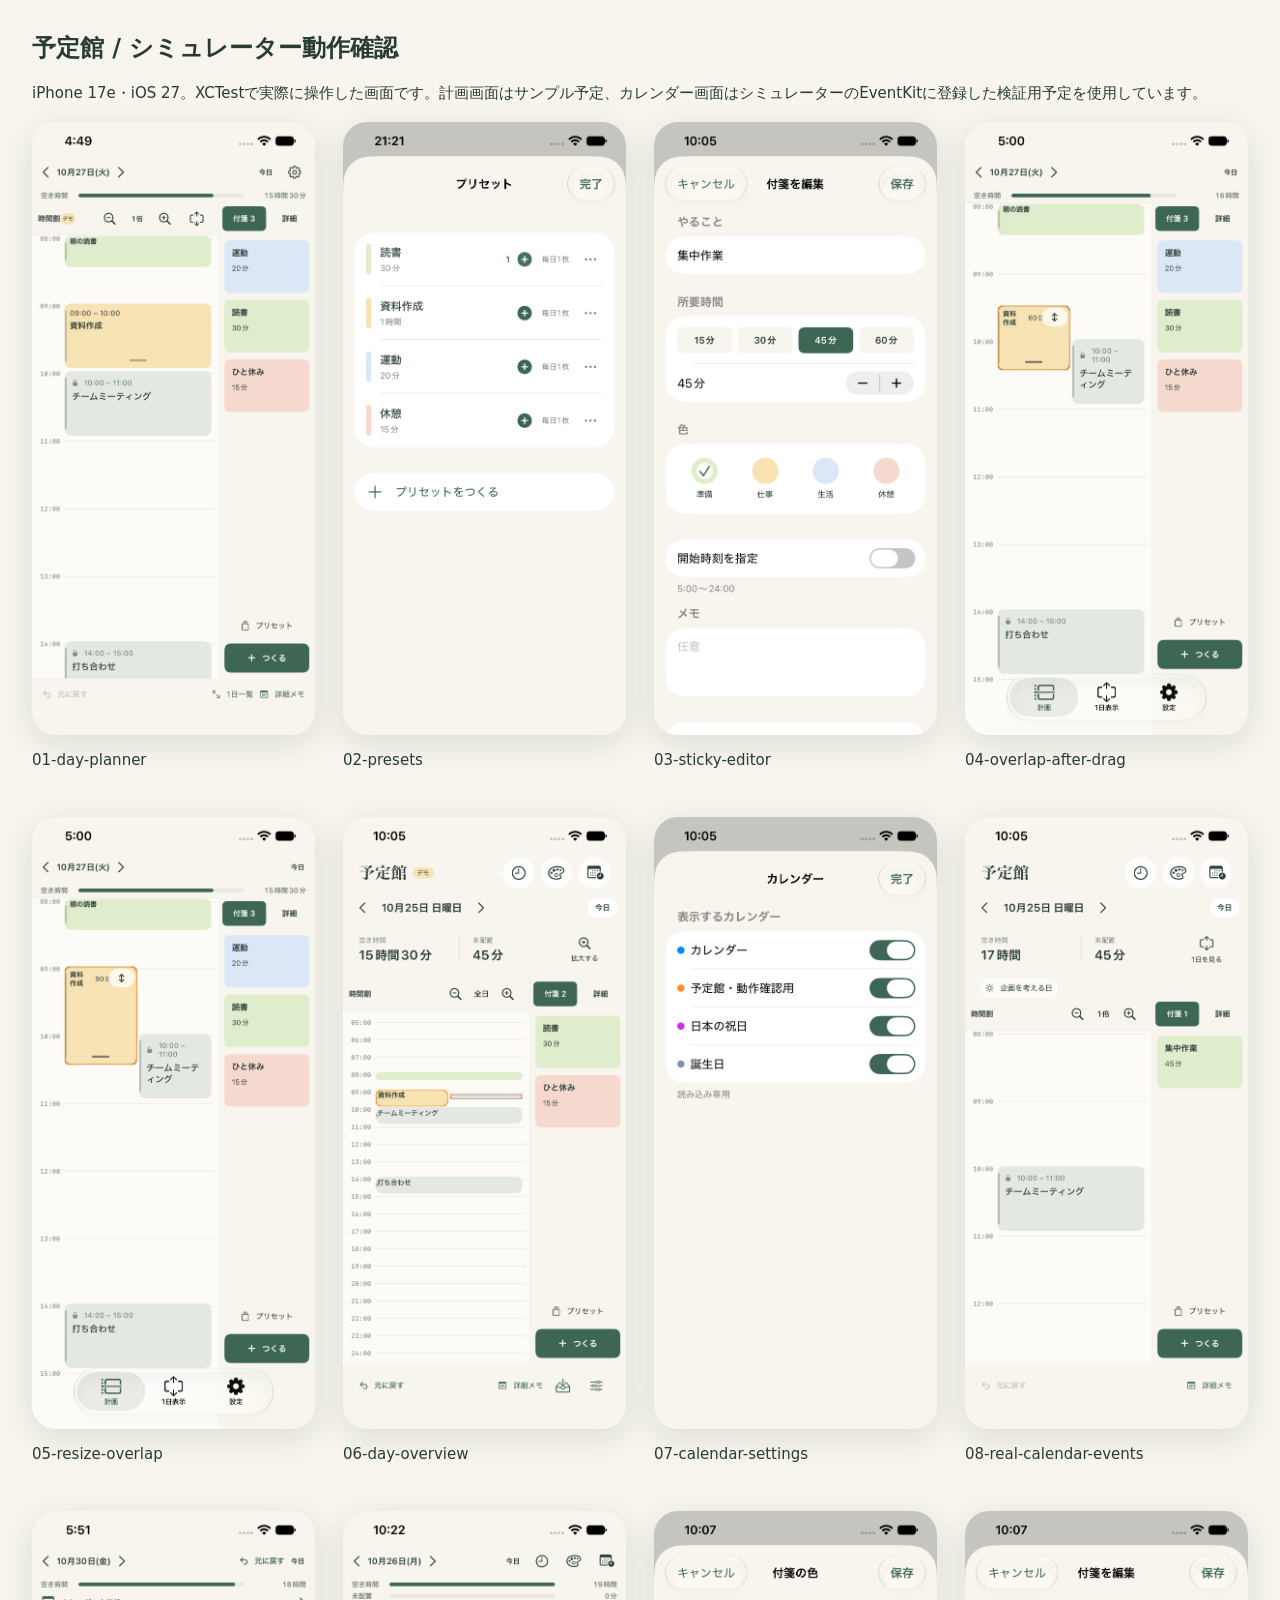
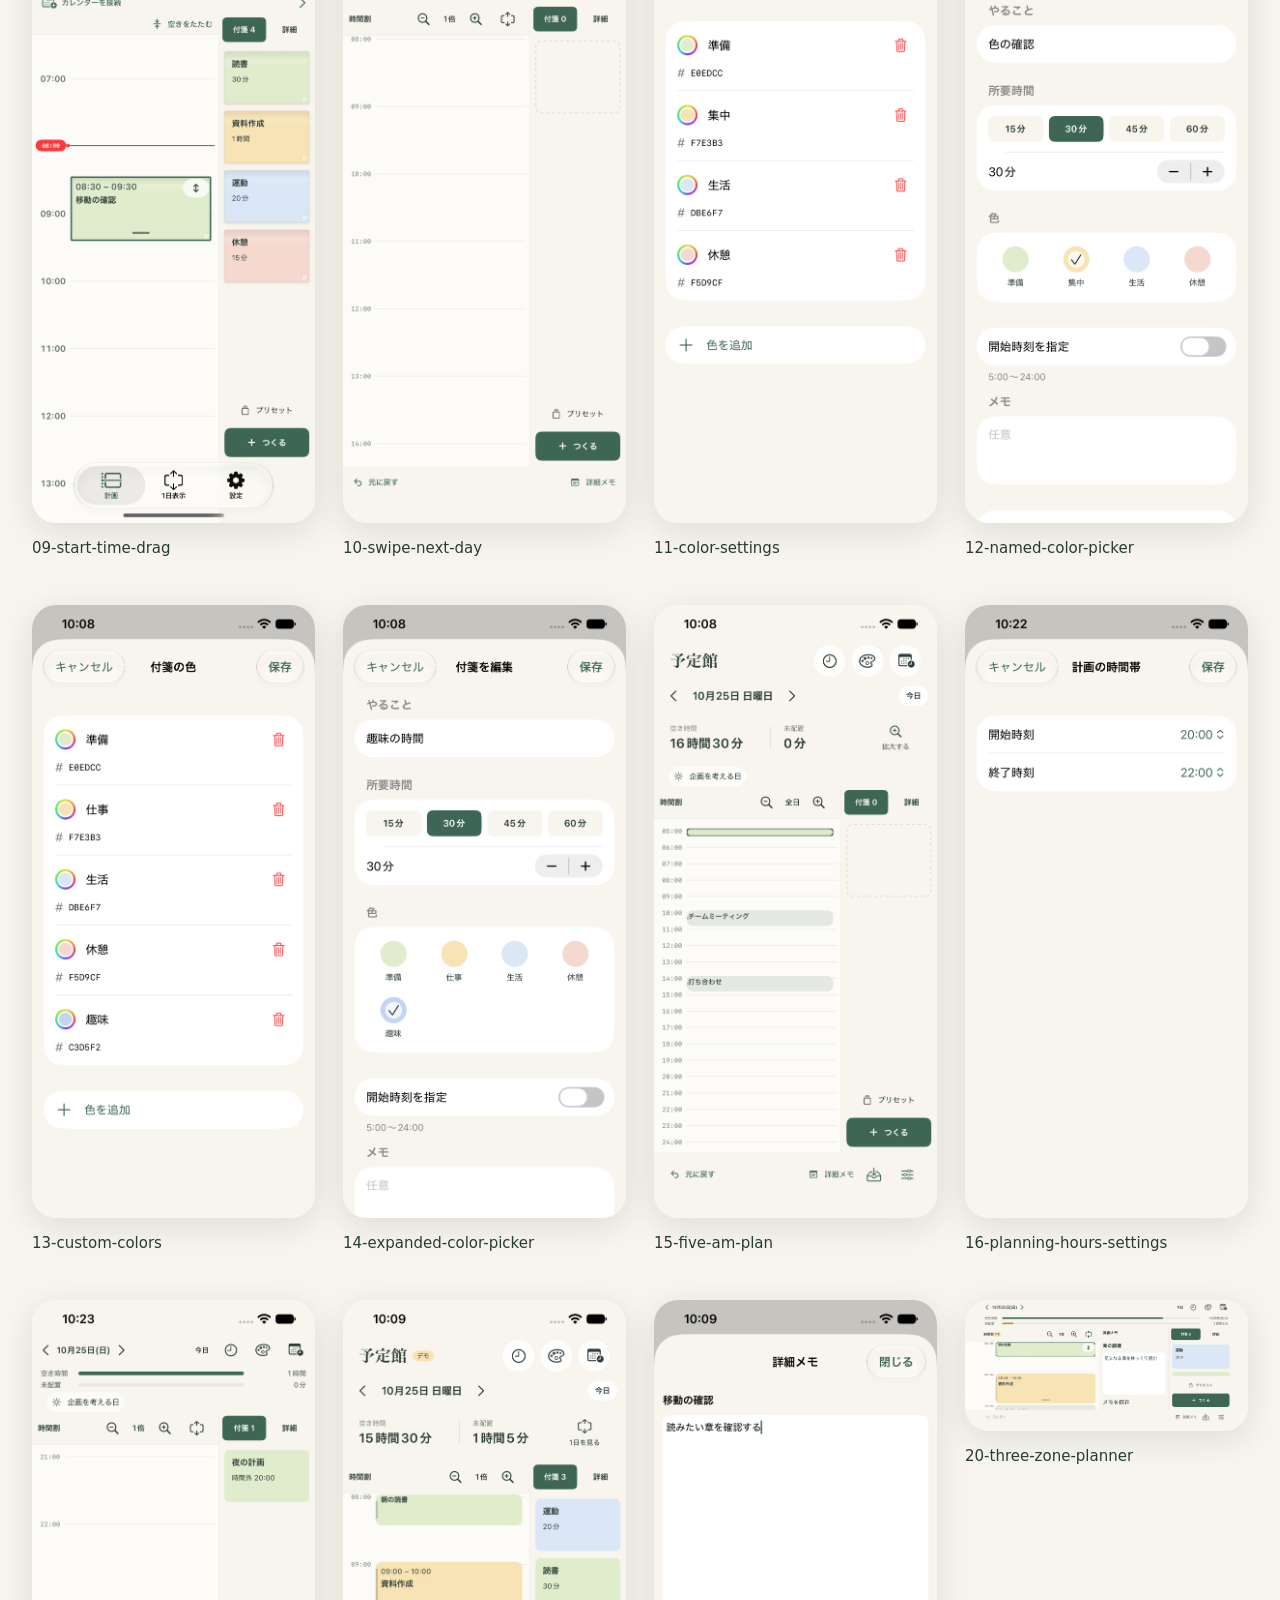
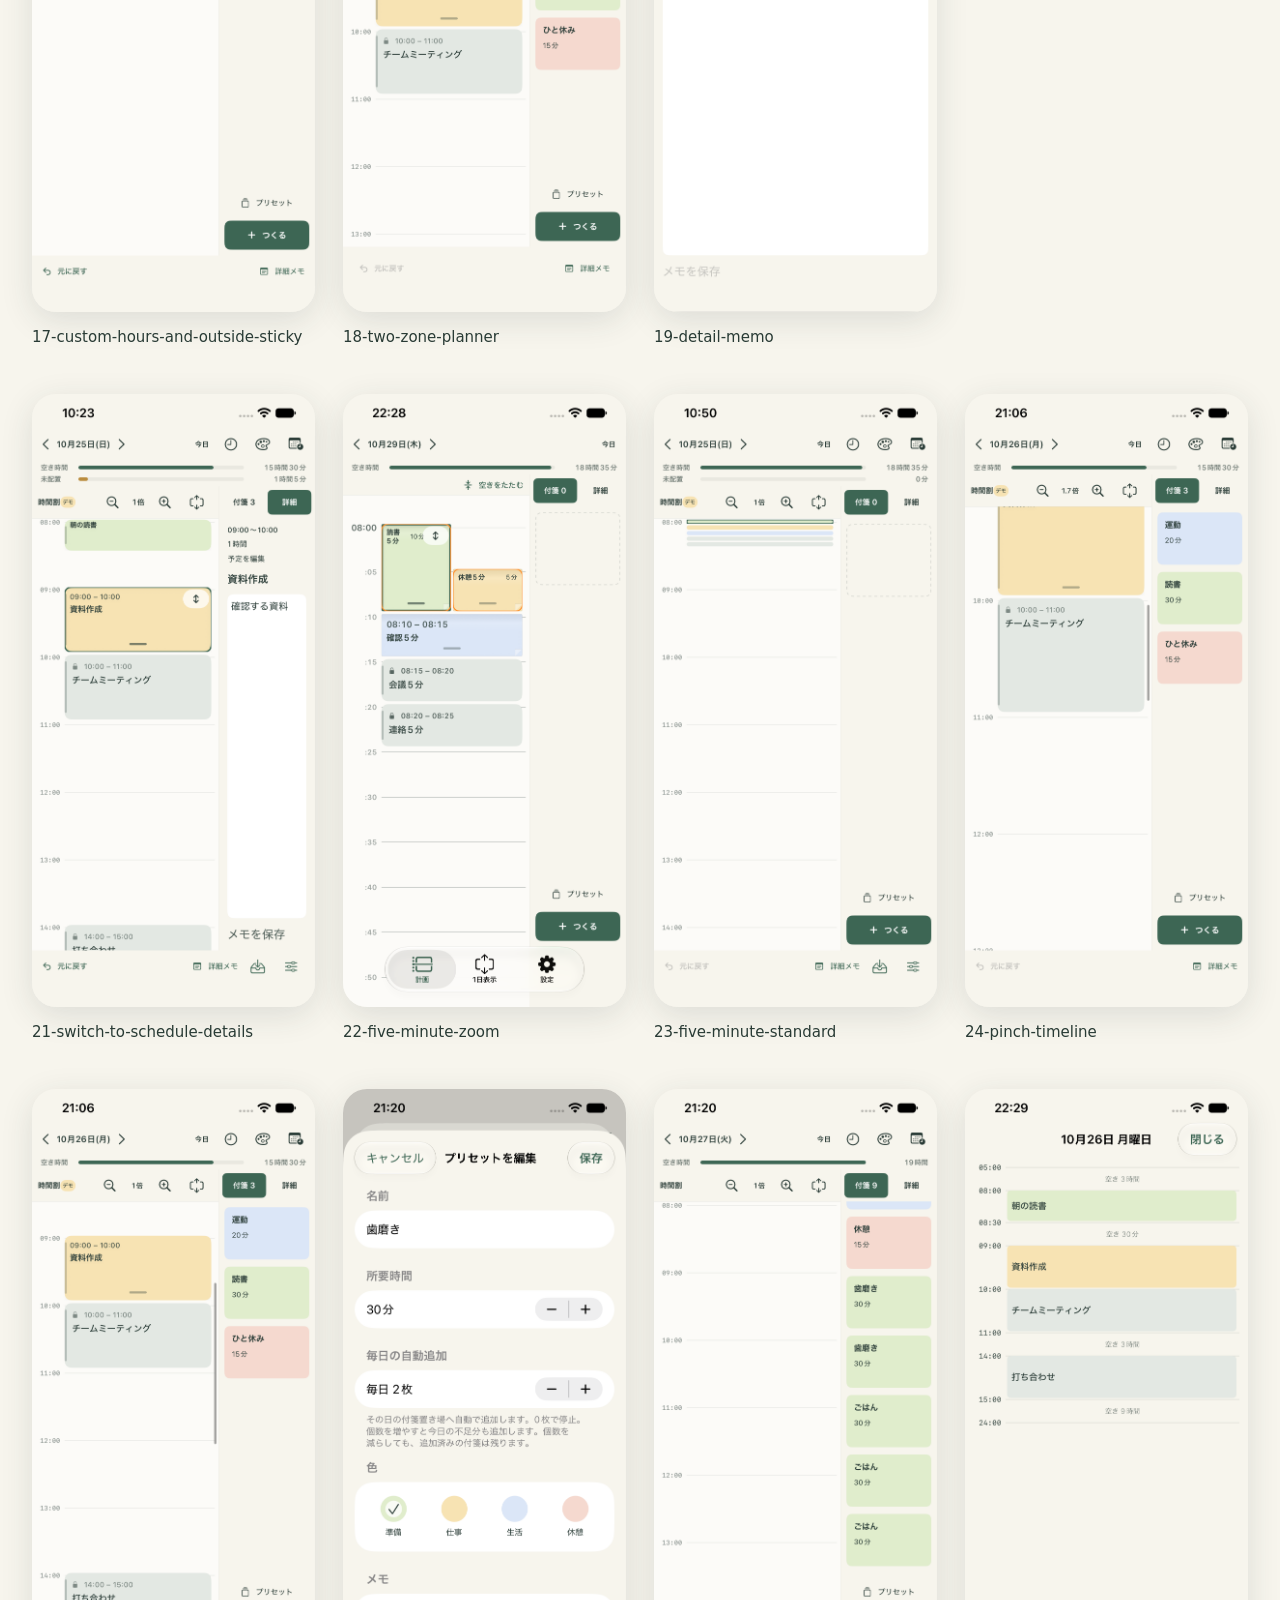
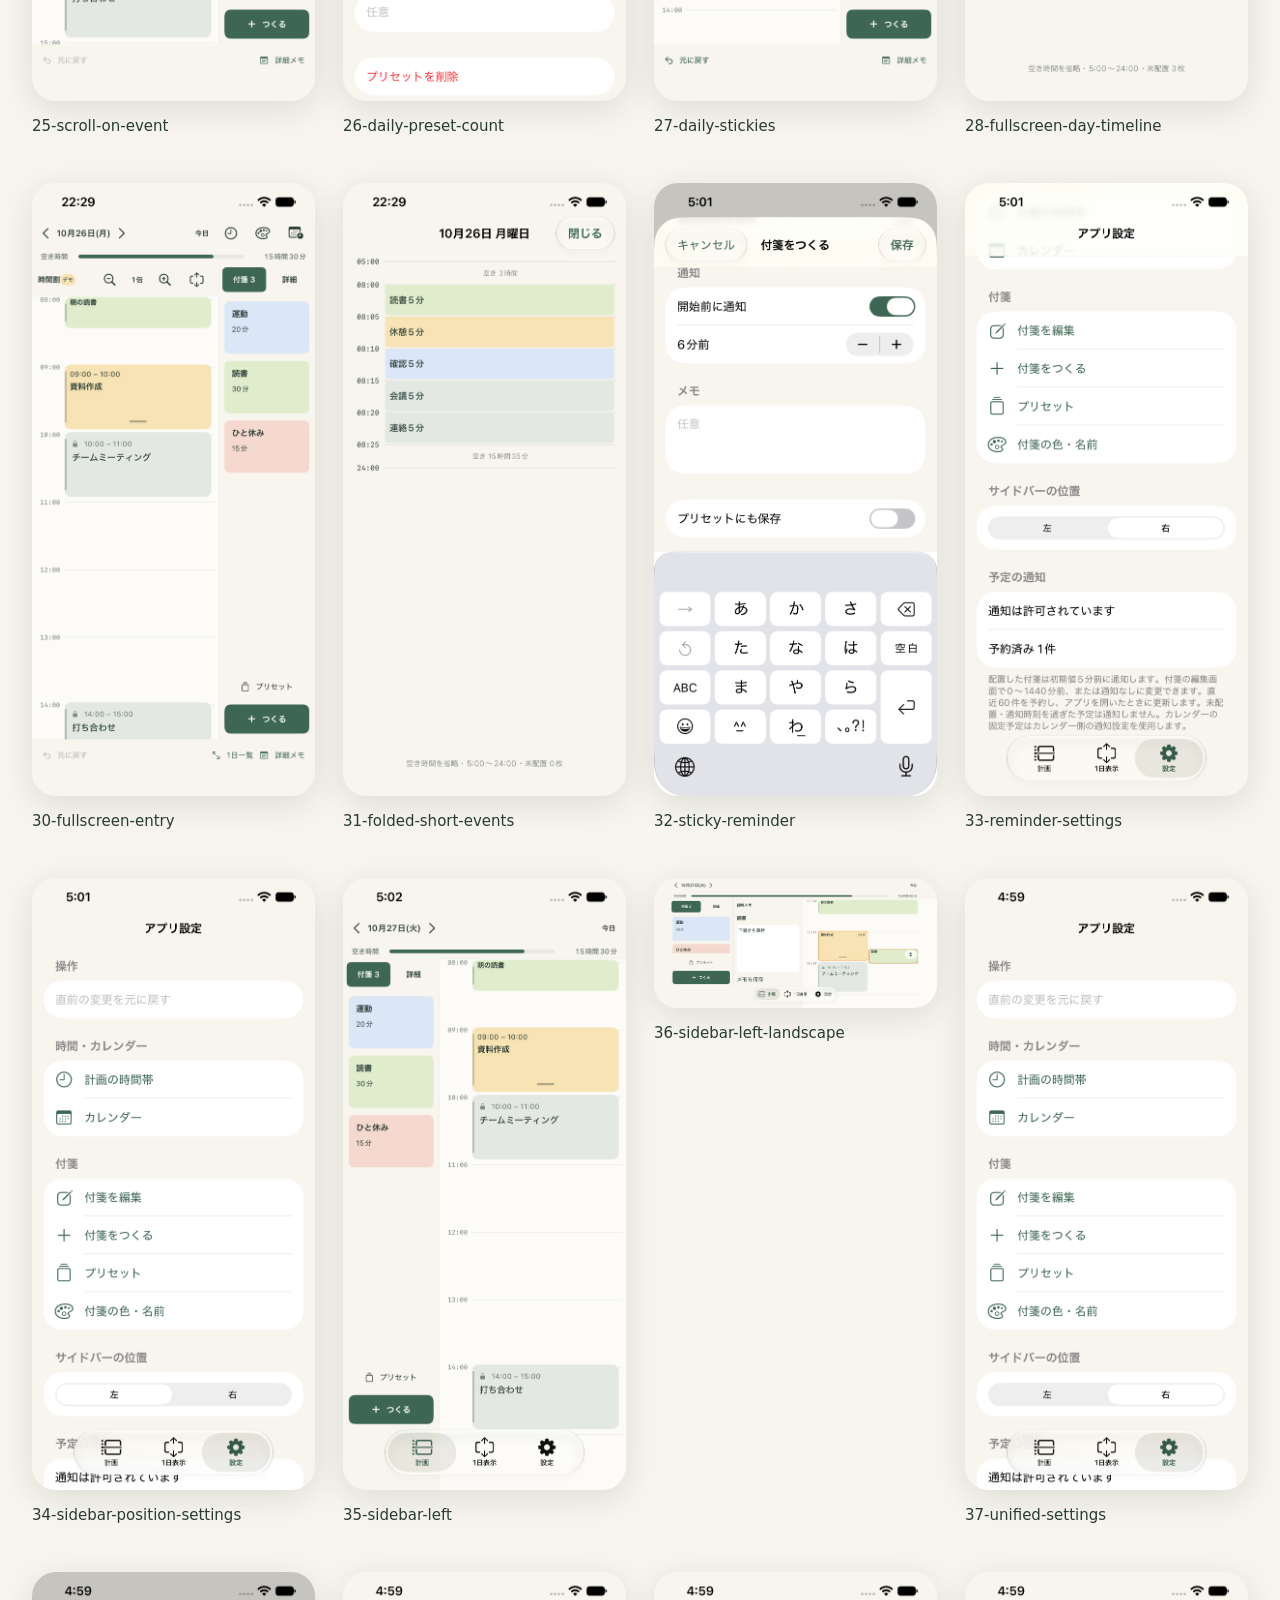
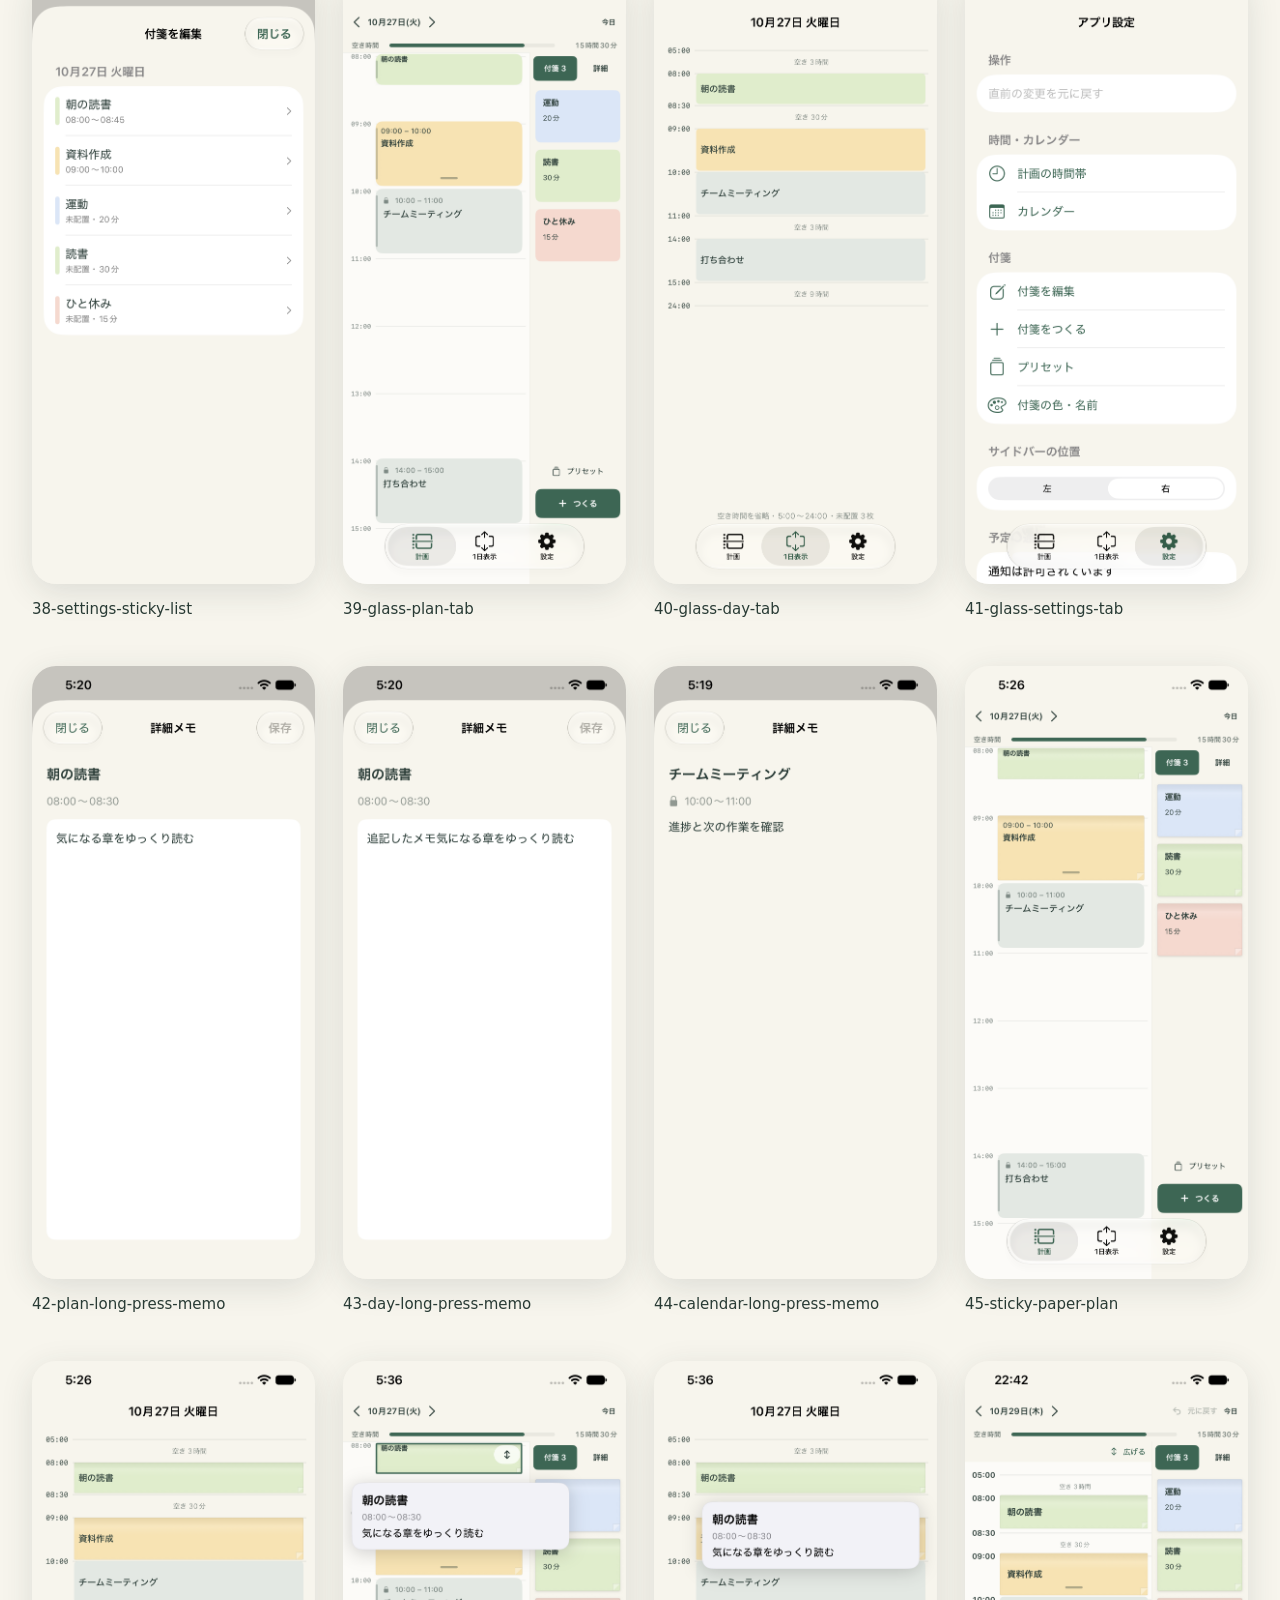
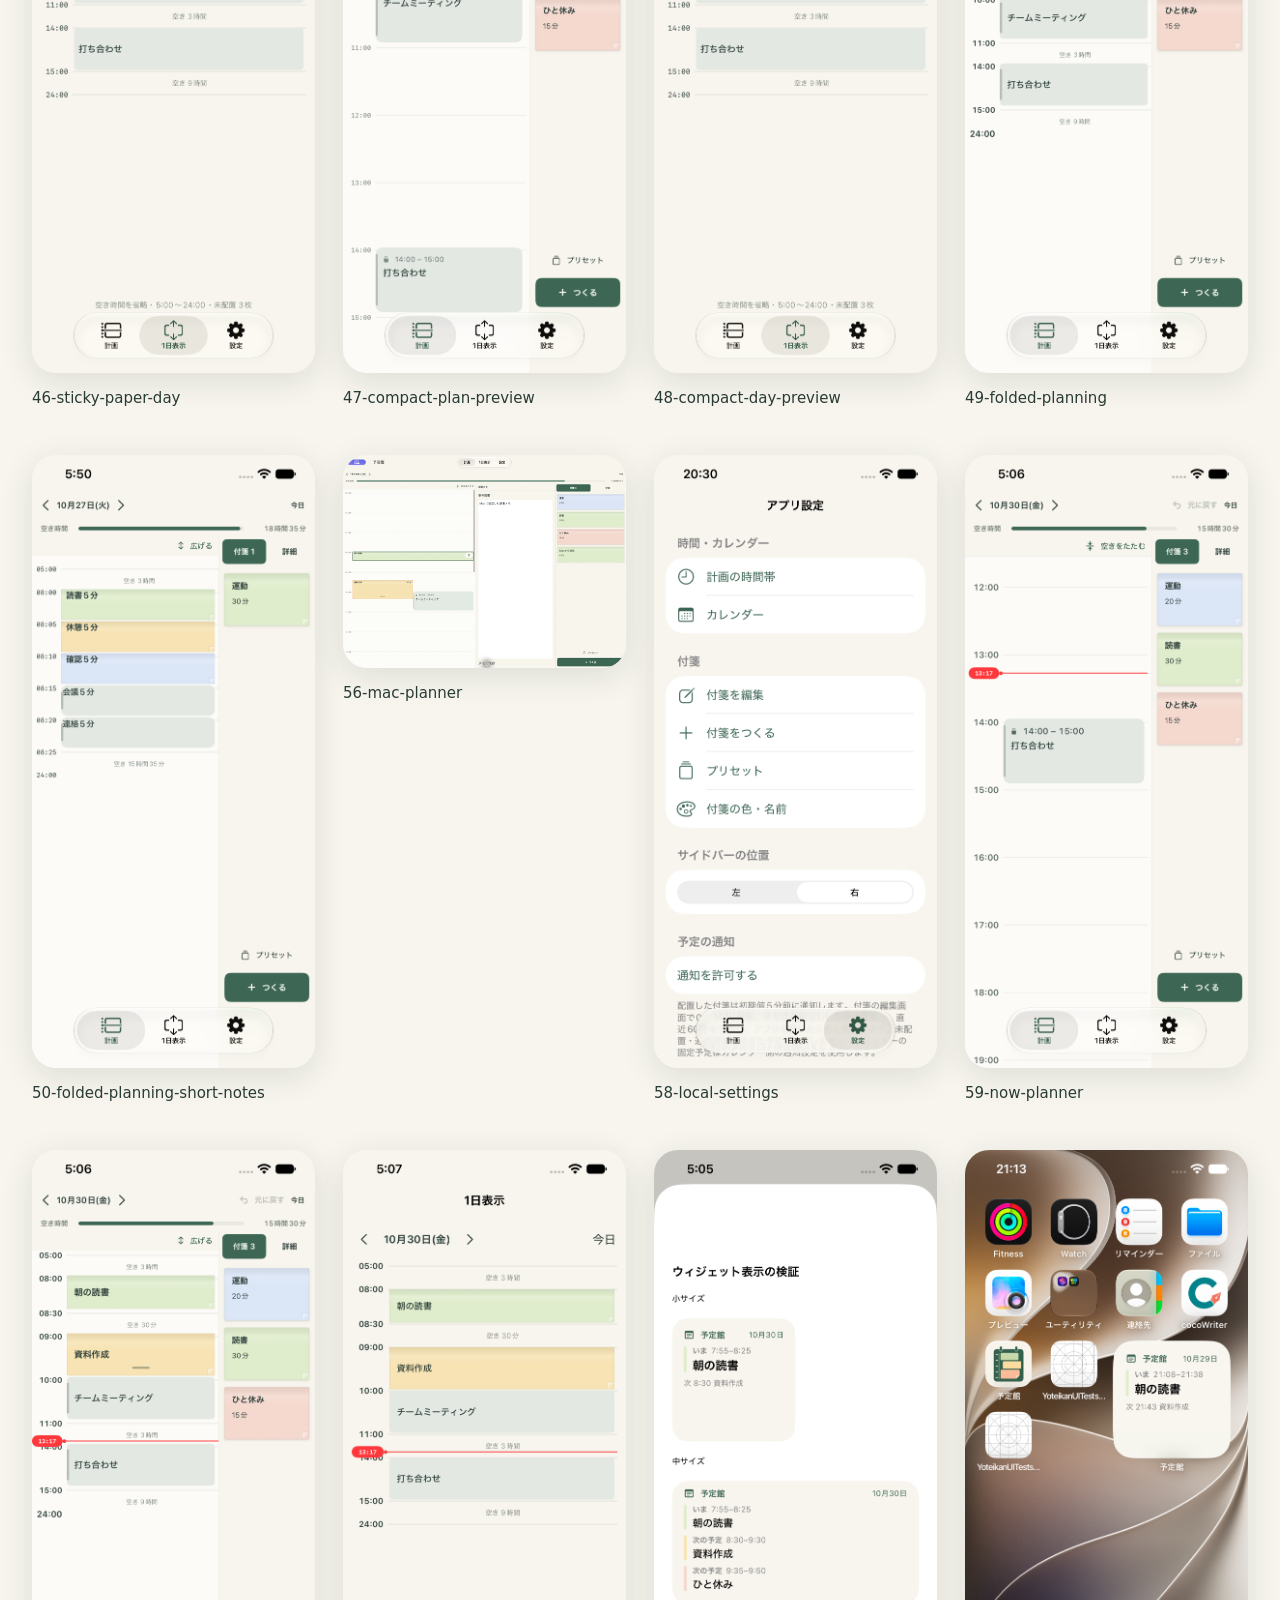
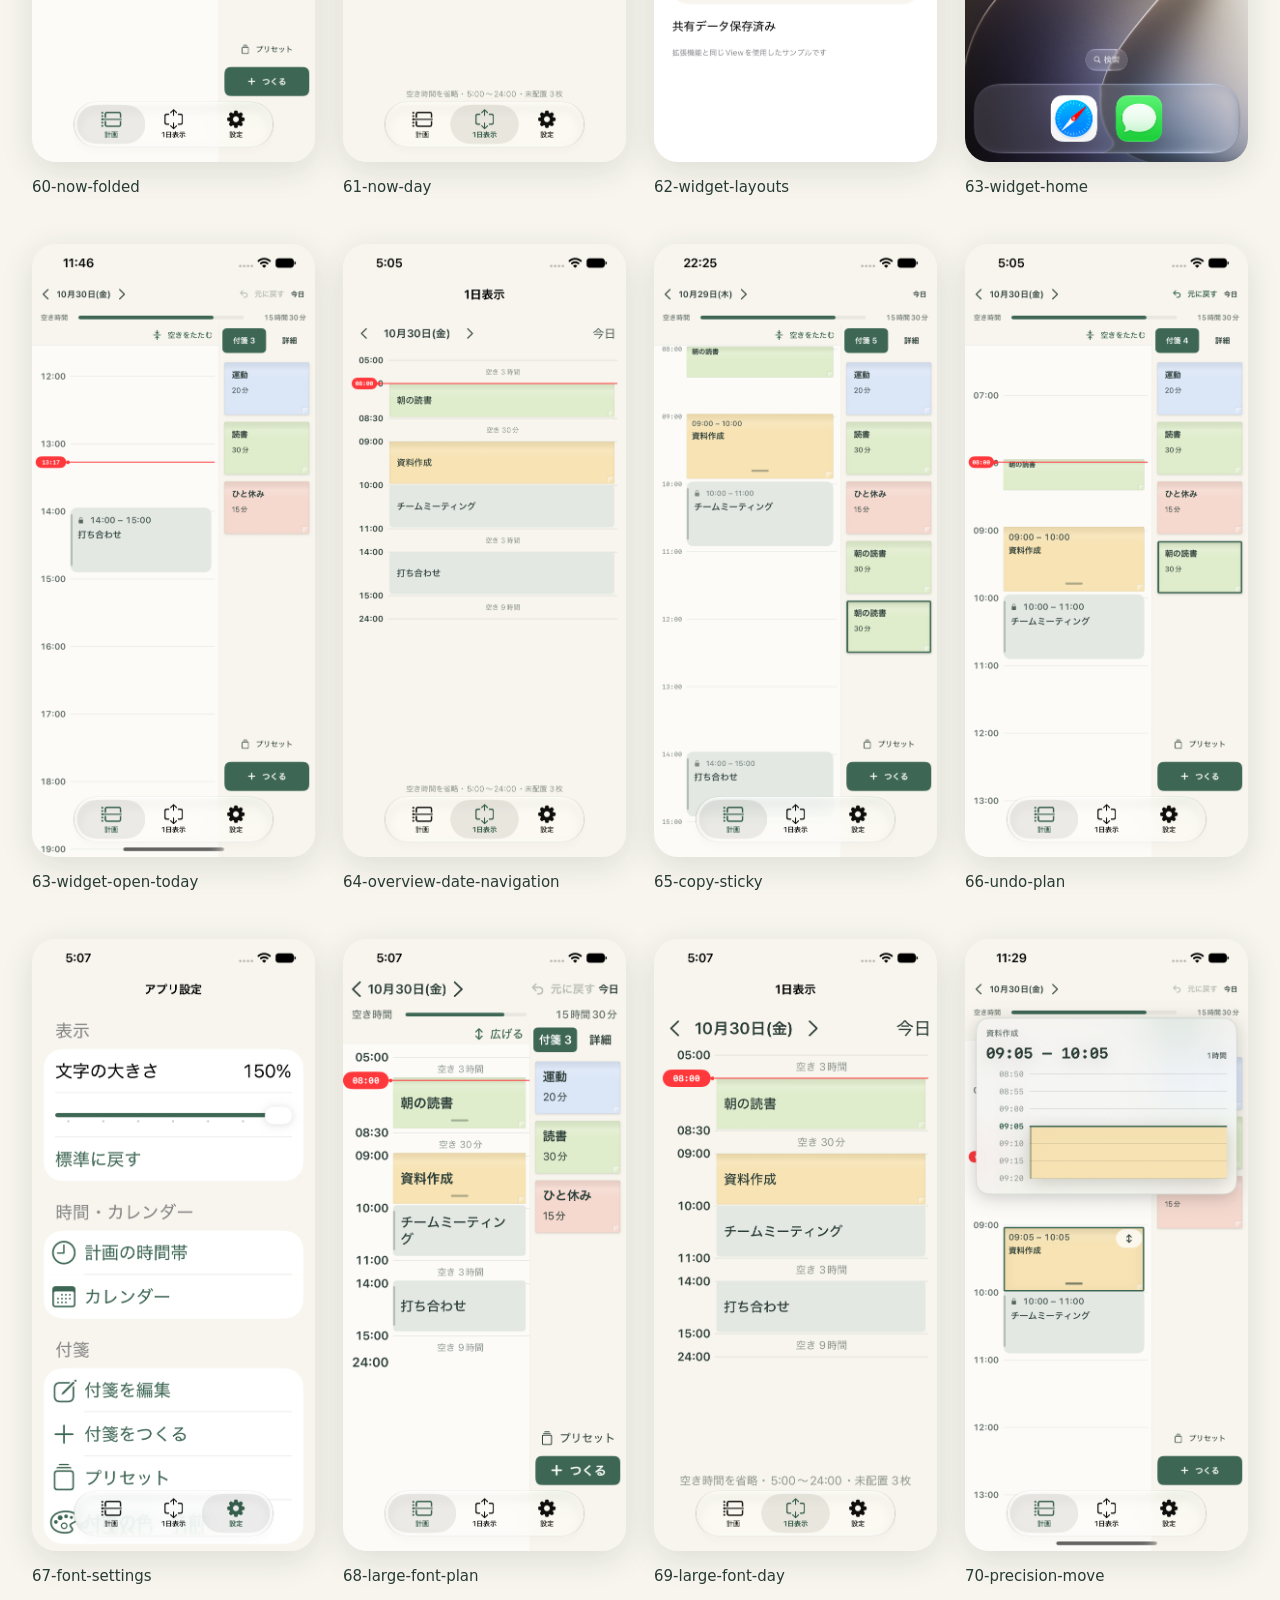
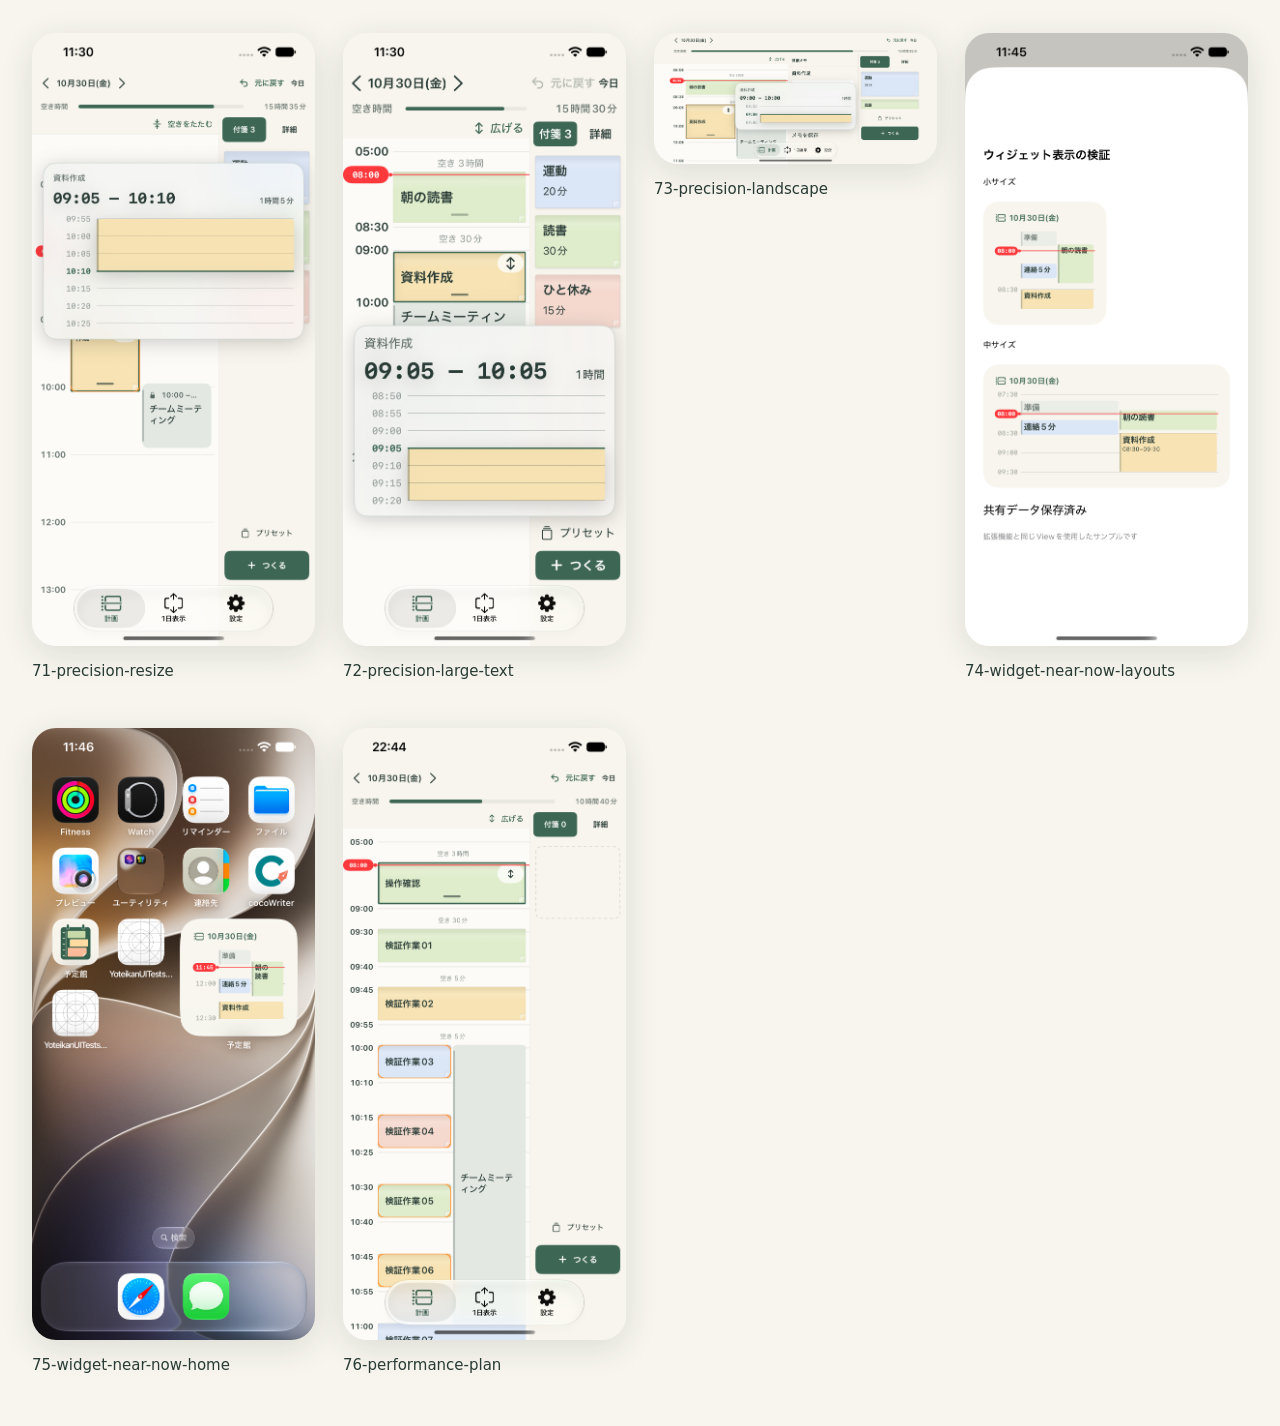
<file: docs/screenshots/index.html>
<!doctype html><html lang="ja"><meta charset="utf-8"><meta name="viewport" content="width=device-width,initial-scale=1"><title>予定館・実機能確認</title><style>body{background:#f7f5ed;color:#293b35;font:15px system-ui;margin:32px}h1{font-size:24px}.grid{display:grid;grid-template-columns:repeat(auto-fit,minmax(240px,1fr));gap:28px}figure{margin:0}img{width:100%;max-width:390px;border-radius:24px;box-shadow:0 8px 32px #293b3520}figcaption{margin:12px 0 20px}p{line-height:1.8}</style><h1>予定館 / シミュレーター動作確認</h1><p>iPhone 17e・iOS 27。XCTestで実際に操作した画面です。計画画面はサンプル予定、カレンダー画面はシミュレーターのEventKitに登録した検証用予定を使用しています。</p><div class="grid"><figure><a href="01-day-planner.png"><img src="01-day-planner.png" alt="01-day-planner"></a><figcaption>01-day-planner</figcaption></figure><figure><a href="02-presets.png"><img src="02-presets.png" alt="02-presets"></a><figcaption>02-presets</figcaption></figure><figure><a href="03-sticky-editor.png"><img src="03-sticky-editor.png" alt="03-sticky-editor"></a><figcaption>03-sticky-editor</figcaption></figure><figure><a href="04-overlap-after-drag.png"><img src="04-overlap-after-drag.png" alt="04-overlap-after-drag"></a><figcaption>04-overlap-after-drag</figcaption></figure><figure><a href="05-resize-overlap.png"><img src="05-resize-overlap.png" alt="05-resize-overlap"></a><figcaption>05-resize-overlap</figcaption></figure><figure><a href="06-day-overview.png"><img src="06-day-overview.png" alt="06-day-overview"></a><figcaption>06-day-overview</figcaption></figure><figure><a href="07-calendar-settings.png"><img src="07-calendar-settings.png" alt="07-calendar-settings"></a><figcaption>07-calendar-settings</figcaption></figure><figure><a href="08-real-calendar-events.png"><img src="08-real-calendar-events.png" alt="08-real-calendar-events"></a><figcaption>08-real-calendar-events</figcaption></figure><figure><a href="09-start-time-drag.png"><img src="09-start-time-drag.png" alt="09-start-time-drag"></a><figcaption>09-start-time-drag</figcaption></figure><figure><a href="10-swipe-next-day.png"><img src="10-swipe-next-day.png" alt="10-swipe-next-day"></a><figcaption>10-swipe-next-day</figcaption></figure><figure><a href="11-color-settings.png"><img src="11-color-settings.png" alt="11-color-settings"></a><figcaption>11-color-settings</figcaption></figure><figure><a href="12-named-color-picker.png"><img src="12-named-color-picker.png" alt="12-named-color-picker"></a><figcaption>12-named-color-picker</figcaption></figure><figure><a href="13-custom-colors.png"><img src="13-custom-colors.png" alt="13-custom-colors"></a><figcaption>13-custom-colors</figcaption></figure><figure><a href="14-expanded-color-picker.png"><img src="14-expanded-color-picker.png" alt="14-expanded-color-picker"></a><figcaption>14-expanded-color-picker</figcaption></figure><figure><a href="15-five-am-plan.png"><img src="15-five-am-plan.png" alt="15-five-am-plan"></a><figcaption>15-five-am-plan</figcaption></figure><figure><a href="16-planning-hours-settings.png"><img src="16-planning-hours-settings.png" alt="16-planning-hours-settings"></a><figcaption>16-planning-hours-settings</figcaption></figure><figure><a href="17-custom-hours-and-outside-sticky.png"><img src="17-custom-hours-and-outside-sticky.png" alt="17-custom-hours-and-outside-sticky"></a><figcaption>17-custom-hours-and-outside-sticky</figcaption></figure><figure><a href="18-two-zone-planner.png"><img src="18-two-zone-planner.png" alt="18-two-zone-planner"></a><figcaption>18-two-zone-planner</figcaption></figure><figure><a href="19-detail-memo.png"><img src="19-detail-memo.png" alt="19-detail-memo"></a><figcaption>19-detail-memo</figcaption></figure><figure><a href="20-three-zone-planner.png"><img src="20-three-zone-planner.png" alt="20-three-zone-planner"></a><figcaption>20-three-zone-planner</figcaption></figure><figure><a href="21-switch-to-schedule-details.png"><img src="21-switch-to-schedule-details.png" alt="21-switch-to-schedule-details"></a><figcaption>21-switch-to-schedule-details</figcaption></figure><figure><a href="22-five-minute-zoom.png"><img src="22-five-minute-zoom.png" alt="22-five-minute-zoom"></a><figcaption>22-five-minute-zoom</figcaption></figure><figure><a href="23-five-minute-standard.png"><img src="23-five-minute-standard.png" alt="23-five-minute-standard"></a><figcaption>23-five-minute-standard</figcaption></figure><figure><a href="24-pinch-timeline.png"><img src="24-pinch-timeline.png" alt="24-pinch-timeline"></a><figcaption>24-pinch-timeline</figcaption></figure><figure><a href="25-scroll-on-event.png"><img src="25-scroll-on-event.png" alt="25-scroll-on-event"></a><figcaption>25-scroll-on-event</figcaption></figure><figure><a href="26-daily-preset-count.png"><img src="26-daily-preset-count.png" alt="26-daily-preset-count"></a><figcaption>26-daily-preset-count</figcaption></figure><figure><a href="27-daily-stickies.png"><img src="27-daily-stickies.png" alt="27-daily-stickies"></a><figcaption>27-daily-stickies</figcaption></figure><figure><a href="28-fullscreen-day-timeline.png"><img src="28-fullscreen-day-timeline.png" alt="28-fullscreen-day-timeline"></a><figcaption>28-fullscreen-day-timeline</figcaption></figure><figure><a href="30-fullscreen-entry.png"><img src="30-fullscreen-entry.png" alt="30-fullscreen-entry"></a><figcaption>30-fullscreen-entry</figcaption></figure><figure><a href="31-folded-short-events.png"><img src="31-folded-short-events.png" alt="31-folded-short-events"></a><figcaption>31-folded-short-events</figcaption></figure><figure><a href="32-sticky-reminder.png"><img src="32-sticky-reminder.png" alt="32-sticky-reminder"></a><figcaption>32-sticky-reminder</figcaption></figure><figure><a href="33-reminder-settings.png"><img src="33-reminder-settings.png" alt="33-reminder-settings"></a><figcaption>33-reminder-settings</figcaption></figure><figure><a href="34-sidebar-position-settings.png"><img src="34-sidebar-position-settings.png" alt="34-sidebar-position-settings"></a><figcaption>34-sidebar-position-settings</figcaption></figure><figure><a href="35-sidebar-left.png"><img src="35-sidebar-left.png" alt="35-sidebar-left"></a><figcaption>35-sidebar-left</figcaption></figure><figure><a href="36-sidebar-left-landscape.png"><img src="36-sidebar-left-landscape.png" alt="36-sidebar-left-landscape"></a><figcaption>36-sidebar-left-landscape</figcaption></figure><figure><a href="37-unified-settings.png"><img src="37-unified-settings.png" alt="37-unified-settings"></a><figcaption>37-unified-settings</figcaption></figure><figure><a href="38-settings-sticky-list.png"><img src="38-settings-sticky-list.png" alt="38-settings-sticky-list"></a><figcaption>38-settings-sticky-list</figcaption></figure><figure><a href="39-glass-plan-tab.png"><img src="39-glass-plan-tab.png" alt="39-glass-plan-tab"></a><figcaption>39-glass-plan-tab</figcaption></figure><figure><a href="40-glass-day-tab.png"><img src="40-glass-day-tab.png" alt="40-glass-day-tab"></a><figcaption>40-glass-day-tab</figcaption></figure><figure><a href="41-glass-settings-tab.png"><img src="41-glass-settings-tab.png" alt="41-glass-settings-tab"></a><figcaption>41-glass-settings-tab</figcaption></figure><figure><a href="42-plan-long-press-memo.png"><img src="42-plan-long-press-memo.png" alt="42-plan-long-press-memo"></a><figcaption>42-plan-long-press-memo</figcaption></figure><figure><a href="43-day-long-press-memo.png"><img src="43-day-long-press-memo.png" alt="43-day-long-press-memo"></a><figcaption>43-day-long-press-memo</figcaption></figure><figure><a href="44-calendar-long-press-memo.png"><img src="44-calendar-long-press-memo.png" alt="44-calendar-long-press-memo"></a><figcaption>44-calendar-long-press-memo</figcaption></figure><figure><a href="45-sticky-paper-plan.png"><img src="45-sticky-paper-plan.png" alt="45-sticky-paper-plan"></a><figcaption>45-sticky-paper-plan</figcaption></figure><figure><a href="46-sticky-paper-day.png"><img src="46-sticky-paper-day.png" alt="46-sticky-paper-day"></a><figcaption>46-sticky-paper-day</figcaption></figure><figure><a href="47-compact-plan-preview.png"><img src="47-compact-plan-preview.png" alt="47-compact-plan-preview"></a><figcaption>47-compact-plan-preview</figcaption></figure><figure><a href="48-compact-day-preview.png"><img src="48-compact-day-preview.png" alt="48-compact-day-preview"></a><figcaption>48-compact-day-preview</figcaption></figure><figure><a href="49-folded-planning.png"><img src="49-folded-planning.png" alt="49-folded-planning"></a><figcaption>49-folded-planning</figcaption></figure><figure><a href="50-folded-planning-short-notes.png"><img src="50-folded-planning-short-notes.png" alt="50-folded-planning-short-notes"></a><figcaption>50-folded-planning-short-notes</figcaption></figure><figure><a href="56-mac-planner.png"><img src="56-mac-planner.png" alt="56-mac-planner"></a><figcaption>56-mac-planner</figcaption></figure><figure><a href="58-local-settings.png"><img src="58-local-settings.png" alt="58-local-settings"></a><figcaption>58-local-settings</figcaption></figure><figure><a href="59-now-planner.png"><img src="59-now-planner.png" alt="59-now-planner"></a><figcaption>59-now-planner</figcaption></figure><figure><a href="60-now-folded.png"><img src="60-now-folded.png" alt="60-now-folded"></a><figcaption>60-now-folded</figcaption></figure><figure><a href="61-now-day.png"><img src="61-now-day.png" alt="61-now-day"></a><figcaption>61-now-day</figcaption></figure><figure><a href="62-widget-layouts.png"><img src="62-widget-layouts.png" alt="62-widget-layouts"></a><figcaption>62-widget-layouts</figcaption></figure><figure><a href="63-widget-home.png"><img src="63-widget-home.png" alt="63-widget-home"></a><figcaption>63-widget-home</figcaption></figure><figure><a href="63-widget-open-today.png"><img src="63-widget-open-today.png" alt="63-widget-open-today"></a><figcaption>63-widget-open-today</figcaption></figure><figure><a href="64-overview-date-navigation.png"><img src="64-overview-date-navigation.png" alt="64-overview-date-navigation"></a><figcaption>64-overview-date-navigation</figcaption></figure><figure><a href="65-copy-sticky.png"><img src="65-copy-sticky.png" alt="65-copy-sticky"></a><figcaption>65-copy-sticky</figcaption></figure><figure><a href="66-undo-plan.png"><img src="66-undo-plan.png" alt="66-undo-plan"></a><figcaption>66-undo-plan</figcaption></figure><figure><a href="67-font-settings.png"><img src="67-font-settings.png" alt="67-font-settings"></a><figcaption>67-font-settings</figcaption></figure><figure><a href="68-large-font-plan.png"><img src="68-large-font-plan.png" alt="68-large-font-plan"></a><figcaption>68-large-font-plan</figcaption></figure><figure><a href="69-large-font-day.png"><img src="69-large-font-day.png" alt="69-large-font-day"></a><figcaption>69-large-font-day</figcaption></figure><figure><a href="70-precision-move.png"><img src="70-precision-move.png" alt="70-precision-move"></a><figcaption>70-precision-move</figcaption></figure><figure><a href="71-precision-resize.png"><img src="71-precision-resize.png" alt="71-precision-resize"></a><figcaption>71-precision-resize</figcaption></figure><figure><a href="72-precision-large-text.png"><img src="72-precision-large-text.png" alt="72-precision-large-text"></a><figcaption>72-precision-large-text</figcaption></figure><figure><a href="73-precision-landscape.png"><img src="73-precision-landscape.png" alt="73-precision-landscape"></a><figcaption>73-precision-landscape</figcaption></figure><figure><a href="74-widget-near-now-layouts.png"><img src="74-widget-near-now-layouts.png" alt="74-widget-near-now-layouts"></a><figcaption>74-widget-near-now-layouts</figcaption></figure><figure><a href="75-widget-near-now-home.png"><img src="75-widget-near-now-home.png" alt="75-widget-near-now-home"></a><figcaption>75-widget-near-now-home</figcaption></figure><figure><a href="76-performance-plan.png"><img src="76-performance-plan.png" alt="76-performance-plan"></a><figcaption>76-performance-plan</figcaption></figure></div></html>
</file>
